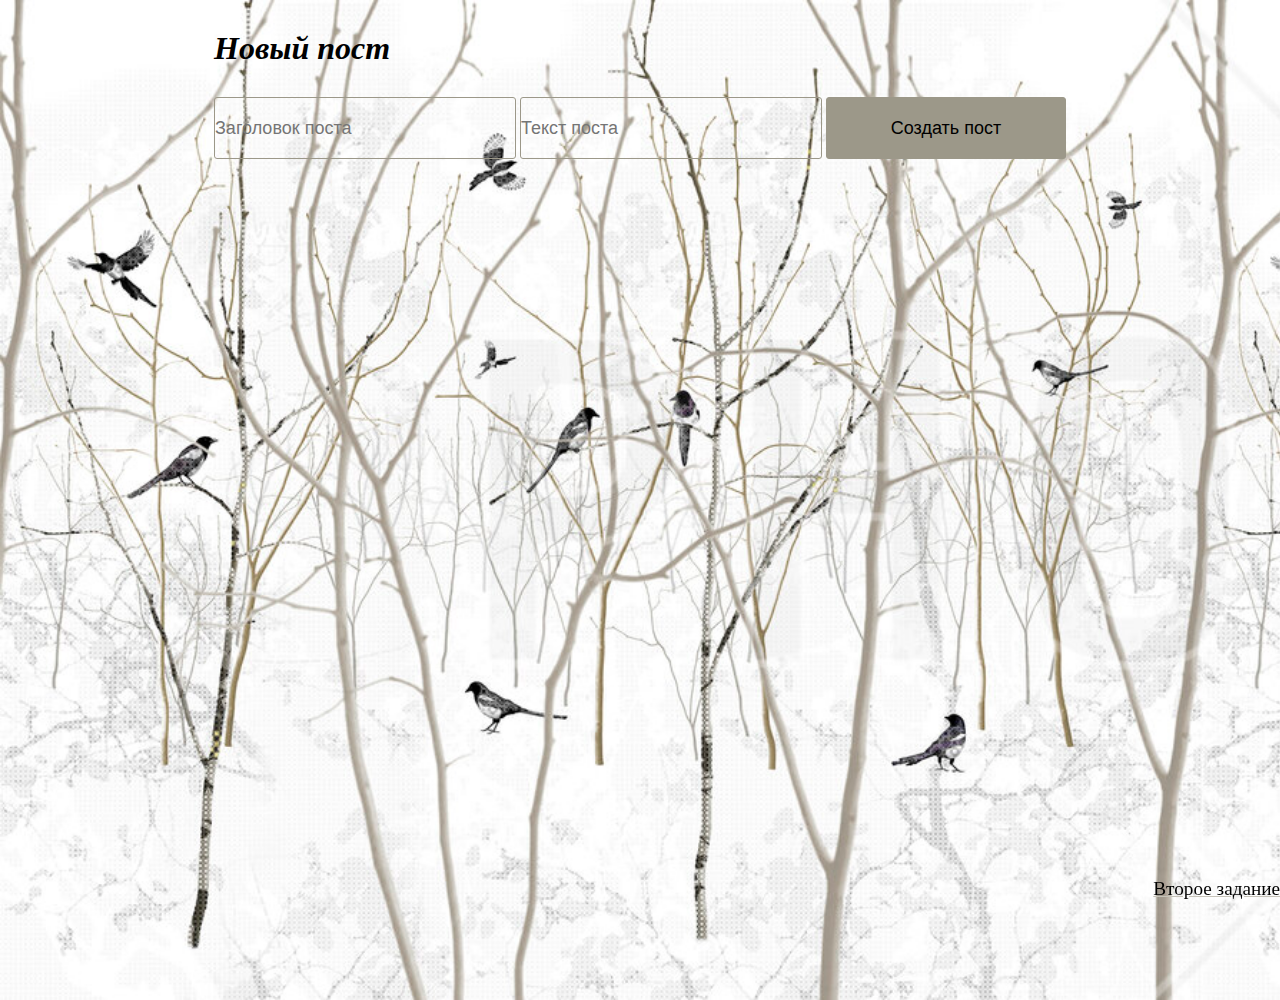
<file: index.html>
<!DOCTYPE html>
<html lang="en">
<head>
    <meta charset="UTF-8">
    <meta http-equiv="X-UA-Compatible" content="IE=edge">
    <meta name="viewport" content="width=device-width, initial-scale=1.0">
    <link rel="stylesheet" href="assets/css/style.css">
    <title>Document</title>
</head>
<body>
    <div class="main-post">
    <div class="post">
    <div class="post-topic">
        <h1>Новый пост</h1>
    </div>
    <div class="post-text">
        <input type="text" placeholder="Заголовок поста" id="text-topic">
        <input type="text" placeholder="Текст поста" id="text">
        <input type="button" value="Создать пост" id="btn">
    </div>
    <div class="post-result">
        <p class="topic"></p>
        <p class="text-result"></p>
    </div>
</div>
<div class="page_two">
    <a href="index1.html">Второе задание</a>
</div>
</div>

    <script src="assets/js/index.js"></script>
</body>
</html>
</file>
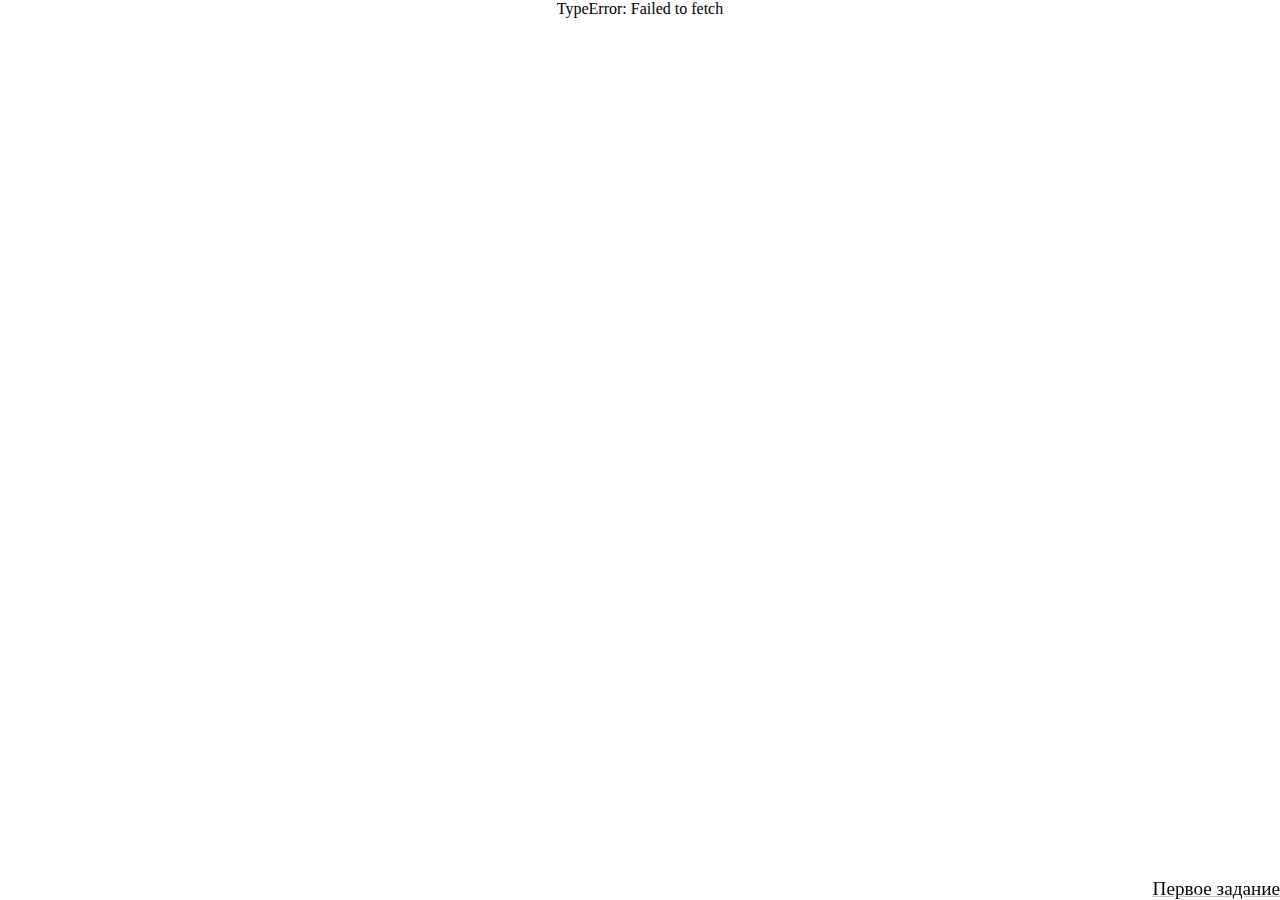
<file: index1.html>
<!DOCTYPE html>
<html lang="en">
<head>
    <meta charset="UTF-8">
    <meta http-equiv="X-UA-Compatible" content="IE=edge">
    <meta name="viewport" content="width=device-width, initial-scale=1.0">
    <link rel="stylesheet" href="assets/css/style1.css">
    <title>Document</title>
</head>
<body>
    <div class="main">
        <div id="headers">
        </div>
        <div class="page_one">
            <a href="index.html">Первое задание</a>
        </div>
    </div>
    <script src="assets/js/index1.js"></script>
</body>
</html>
</file>
<file: assets/css/style.css>
*{
    margin: 0;
    padding: 0;
}
body{
    background-image: url(../img/pattern-magpie-1.jpg);
    background-repeat: no-repeat;
    background-size: cover;
    height: 1000px;
}
.post-text input[type="text"]{
    height: 60px;
    width: 300px;
    font-size: 18px;
    border-radius: 3px;
    border: #9c9889 1px solid;
    background-color: inherit;
}
.post-text input[type='button']{
    height: 62px;
    width: 240px;
    background-color: #9c9889;
    border: #9c9889 1px solid;
    font-size: 18px;
    border-radius: 3px;
}
.post-topic{
    font-style: italic; 
    padding: 30px 0 30px 0;
}
.main-post{
    display: flex;
    align-items: center;
    justify-content: center;
}
.post-result{
    margin-top: 50px;
}
.topic{
    font-size: 3em;
    margin-bottom: 20px;
}
.text-result{
    font-size: 1.2em;
    margin-bottom: 20px;
}
.page_two{
    position: fixed;
    right: 0;
    bottom: 0;
}
.page_two a{
    text-decoration: underline #c6c3b9;
    font-size: 1.2em;
    color: black;
}
</file>
<file: assets/css/style1.css>
*{
    margin: 0;
    padding: 0;
}
.texts{
    padding: 20px 0 20px 0;
}
.texts h2{
    color: red;
}
.main{
    display: flex;
    align-items: center;
    justify-content: center;
}
.page_one{
    position: fixed;
    right: 0;
    bottom: 0;
}
.page_one a{
    text-decoration: underline #c6c3b9;
    font-size: 1.2em;
    color: black;
}
</file>
